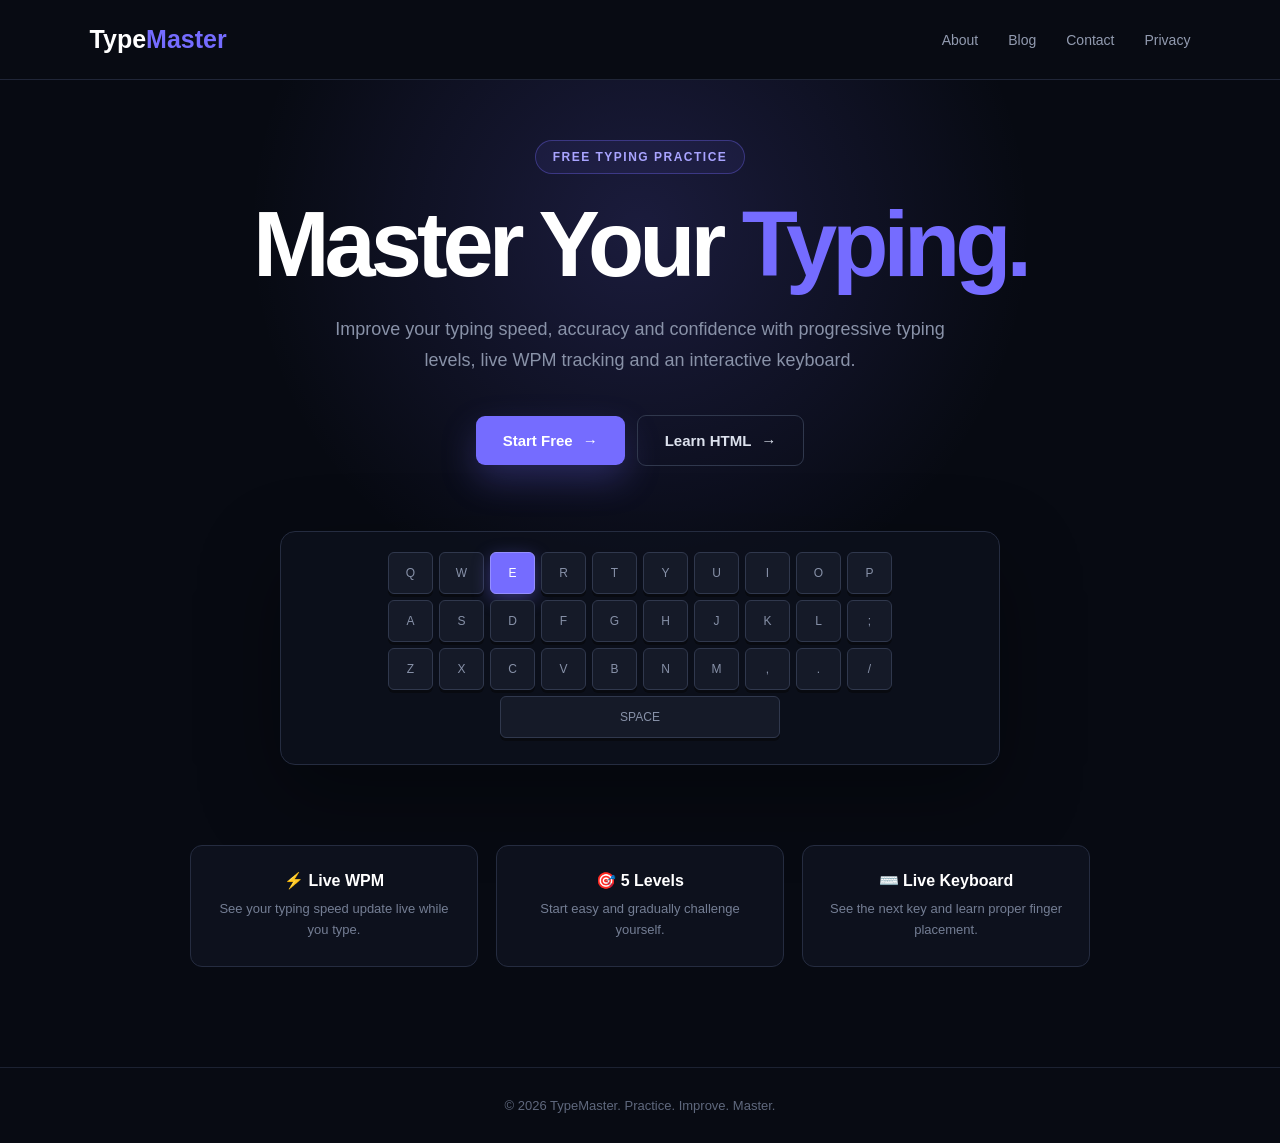
<file: welcome.html>
<!DOCTYPE html>
<html lang="en">

<head>

    <meta charset="UTF-8">

    <meta name="viewport"
          content="width=device-width, initial-scale=1.0">

    <title>TypeMaster - Master Your Typing</title>

    <link rel="stylesheet" href="style.css">

    <style>

        * {
            box-sizing: border-box;
            margin: 0;
            padding: 0;
        }

        body {
            min-height: 100vh;
            background:
                radial-gradient(
                    circle at 50% 20%,
                    rgba(117,108,255,.18),
                    transparent 35%
                ),
                #070a12;
            color: white;
            font-family: Arial, Helvetica, sans-serif;
        }

        /* NAVBAR */

        .welcome-nav {
            width: 100%;
            padding: 25px 7%;
            display: flex;
            justify-content: space-between;
            align-items: center;
        }

        .welcome-logo {
            font-size: 25px;
            font-weight: 800;
            color: white;
            text-decoration: none;
        }

        .welcome-logo span {
            color: #756cff;
        }

        .welcome-nav-links {
            display: flex;
            gap: 30px;
        }

        .welcome-nav-links a {
            color: #929bb0;
            text-decoration: none;
            font-size: 14px;
            transition: .2s;
        }

        .welcome-nav-links a:hover {
            color: white;
        }

        /* HERO */

        .welcome-hero {
            min-height: calc(100vh - 85px);
            display: flex;
            justify-content: center;
            align-items: center;
            text-align: center;
            padding: 60px 20px 100px;
        }

        .hero-content {
            max-width: 900px;
        }

        .hero-badge {
            display: inline-block;
            padding: 9px 17px;
            border: 1px solid rgba(117,108,255,.35);
            background: rgba(117,108,255,.08);
            color: #a9a4ff;
            border-radius: 100px;
            font-size: 12px;
            font-weight: 700;
            letter-spacing: 1.5px;
            margin-bottom: 25px;
        }

        .hero-content h1 {
            font-size: clamp(48px, 8vw, 92px);
            line-height: .98;
            letter-spacing: -5px;
            margin-bottom: 25px;
        }

        .hero-content h1 span {
            color: #756cff;
        }

        .hero-content p {
            max-width: 650px;
            margin: auto;
            color: #8992a8;
            font-size: 18px;
            line-height: 1.7;
        }

        /* BUTTONS */

        .hero-buttons {
            display: flex;
            justify-content: center;
            align-items: center;
            gap: 12px;
            margin-top: 40px;
        }

        .start-free,
        .learn-free {
            display: inline-flex;
            align-items: center;
            justify-content: center;
            gap: 10px;
            padding: 16px 27px;
            border-radius: 9px;
            text-decoration: none;
            font-weight: 700;
            font-size: 15px;
            transition: .2s;
        }

        .start-free {
            background: #756cff;
            color: white;
            box-shadow:
                0 15px 35px rgba(117,108,255,.25);
        }

        .start-free:hover {
            transform: translateY(-3px);
            box-shadow:
                0 20px 45px rgba(117,108,255,.4);
        }

        .learn-free {
            background: transparent;
            border: 1px solid #30384d;
            color: #dce1ed;
        }

        .learn-free:hover {
            transform: translateY(-3px);
            border-color: #756cff;
            color: white;
        }

        /* KEYBOARD */

        .keyboard-preview {
            max-width: 720px;
            margin: 65px auto 0;
            padding: 20px;
            border: 1px solid #252c40;
            border-radius: 15px;
            background: rgba(13,17,29,.75);
            box-shadow:
                0 30px 80px rgba(0,0,0,.35);
        }

        .preview-row {
            display: flex;
            justify-content: center;
            gap: 6px;
            margin-bottom: 6px;
        }

        .preview-key {
            width: 45px;
            height: 42px;
            display: flex;
            justify-content: center;
            align-items: center;
            background: #151a28;
            border: 1px solid #30384d;
            border-radius: 6px;
            color: #8791a8;
            font-size: 12px;
            box-shadow: 0 3px 0 #080a10;
        }

        .preview-key.active {
            color: white;
            background: #756cff;
            border-color: #958fff;
            box-shadow:
                0 5px 18px rgba(117,108,255,.4);
        }

        .preview-space {
            width: 280px;
        }

        /* FEATURES */

        .welcome-features {
            display: grid;
            grid-template-columns: repeat(3, 1fr);
            max-width: 900px;
            margin: 80px auto 0;
            gap: 18px;
        }

        .welcome-feature {
            padding: 25px;
            background: #0d111d;
            border: 1px solid #252c40;
            border-radius: 12px;
        }

        .welcome-feature h3 {
            font-size: 16px;
            margin-bottom: 9px;
        }

        .welcome-feature p {
            color: #747e94;
            font-size: 13px;
            line-height: 1.6;
        }

        /* FOOTER */

        .welcome-footer {
            padding: 30px;
            text-align: center;
            border-top: 1px solid #1c2232;
            color: #5f687d;
            font-size: 13px;
        }

        /* MOBILE */

        @media (max-width: 700px) {

            .welcome-nav-links {
                display: none;
            }

            .hero-content h1 {
                letter-spacing: -3px;
            }

            .hero-buttons {
                flex-direction: column;
            }

            .start-free,
            .learn-free {
                width: 220px;
            }

            .welcome-features {
                grid-template-columns: 1fr;
            }

            .keyboard-preview {
                overflow-x: auto;
            }

            .preview-row {
                width: 600px;
                margin-left: auto;
                margin-right: auto;
            }

        }

    </style>

</head>


<body>


<!-- NAVIGATION -->

<header class="welcome-nav">

    <a href="welcome.html"
       class="welcome-logo">

        Type<span>Master</span>

    </a>


    <div class="welcome-nav-links">

        <a href="about.html">
            About
        </a>

        <a href="blog.html">
            Blog
        </a>

        <a href="contact.html">
            Contact
        </a>

        <a href="privacy.html">
            Privacy
        </a>

    </div>

</header>



<!-- HERO -->

<section class="welcome-hero">

    <div class="hero-content">


        <div class="hero-badge">

            FREE TYPING PRACTICE

        </div>


        <h1>

            Master Your
            <span>Typing.</span>

        </h1>


        <p>

            Improve your typing speed, accuracy and
            confidence with progressive typing levels,
            live WPM tracking and an interactive keyboard.

        </p>


        <!-- BOTH BUTTONS -->

        <div class="hero-buttons">


            <a href="index.html"
               class="start-free">

                Start Free

                <span>→</span>

            </a>


            <a href="html-learn.html"
               class="learn-free">

                Learn HTML

                <span>→</span>

            </a>


        </div>



        <!-- KEYBOARD PREVIEW -->

        <div class="keyboard-preview">


            <div class="preview-row">

                <div class="preview-key">Q</div>
                <div class="preview-key">W</div>

                <div class="preview-key active">
                    E
                </div>

                <div class="preview-key">R</div>
                <div class="preview-key">T</div>
                <div class="preview-key">Y</div>
                <div class="preview-key">U</div>
                <div class="preview-key">I</div>
                <div class="preview-key">O</div>
                <div class="preview-key">P</div>

            </div>


            <div class="preview-row">

                <div class="preview-key">A</div>
                <div class="preview-key">S</div>
                <div class="preview-key">D</div>
                <div class="preview-key">F</div>
                <div class="preview-key">G</div>
                <div class="preview-key">H</div>
                <div class="preview-key">J</div>
                <div class="preview-key">K</div>
                <div class="preview-key">L</div>
                <div class="preview-key">;</div>

            </div>


            <div class="preview-row">

                <div class="preview-key">Z</div>
                <div class="preview-key">X</div>
                <div class="preview-key">C</div>
                <div class="preview-key">V</div>
                <div class="preview-key">B</div>
                <div class="preview-key">N</div>
                <div class="preview-key">M</div>
                <div class="preview-key">,</div>
                <div class="preview-key">.</div>
                <div class="preview-key">/</div>

            </div>


            <div class="preview-row">

                <div class="preview-key preview-space">
                    SPACE
                </div>

            </div>

        </div>



        <!-- FEATURES -->

        <div class="welcome-features">


            <div class="welcome-feature">

                <h3>
                    ⚡ Live WPM
                </h3>

                <p>
                    See your typing speed update
                    live while you type.
                </p>

            </div>


            <div class="welcome-feature">

                <h3>
                    🎯 5 Levels
                </h3>

                <p>
                    Start easy and gradually
                    challenge yourself.
                </p>

            </div>


            <div class="welcome-feature">

                <h3>
                    ⌨️ Live Keyboard
                </h3>

                <p>
                    See the next key and learn
                    proper finger placement.
                </p>

            </div>


        </div>

    </div>

</section>



<!-- FOOTER -->

<footer class="welcome-footer">

    © 2026 TypeMaster.
    Practice. Improve. Master.

</footer>


</body>

</html>
</file>
<file: style.css>
*{margin:0;padding:0;box-sizing:border-box}
body{font-family:Arial,sans-serif;background:#070a11;color:#fff;min-height:100vh}
a{text-decoration:none;color:inherit}
button,textarea{font:inherit}
header{border-bottom:1px solid #202638;background:#080b13}
.nav{max-width:1200px;margin:auto;padding:20px;display:flex;align-items:center;justify-content:space-between;gap:25px}
.logo{font-size:25px;font-weight:800}.logo span,h3 span{color:#756cff}
nav{display:flex;gap:22px;flex-wrap:wrap}nav a{color:#9ba4b8}nav a:hover{color:#756cff}
.typing-section{max-width:1100px;margin:auto;padding:60px 20px}
.section-title{text-align:center;margin-bottom:35px}.section-title>p:first-child{color:#756cff;font-size:13px;font-weight:bold;letter-spacing:2px}
.section-title h1{font-size:42px;line-height:1.1;margin:10px 0}.section-title p:last-child{color:#8d96aa}
.levels{display:grid;grid-template-columns:repeat(5,1fr);gap:12px;margin-bottom:25px}
.level{padding:16px 10px;background:#0d111d;border:1px solid #252c40;border-radius:10px;text-align:center;color:#fff;cursor:pointer}
.level:hover{border-color:#756cff}.level.active{background:#756cff;border-color:#756cff}.level b,.level small{display:block}.level small{margin-top:6px;color:#929bb0;font-size:12px}.level.active small{color:#fff}
.stats{display:grid;grid-template-columns:repeat(5,1fr);gap:12px;margin-bottom:25px}
.stat{background:#0d111d;border:1px solid #252c40;border-radius:10px;padding:18px;text-align:center}.stat strong{display:block;font-size:24px}.stat span{color:#788298;font-size:13px}
.finger-guide{padding:25px;background:#0d111d;border:1px solid #252c40;border-radius:14px;text-align:center;margin-bottom:25px}
.guide-title{font-size:20px;font-weight:700;margin-bottom:18px}.hands{display:grid;grid-template-columns:1fr 1fr;gap:20px}
.hands>div{padding:18px;background:#080b14;border:1px solid #252c40;border-radius:10px}.hands strong{display:block;margin-bottom:10px;color:#756cff}.hands span{display:block;color:#8d96aa;line-height:1.8}
.thumb-guide{margin-top:16px}.guide-message{margin-top:12px;color:#737d93}
.live-keyboard{padding:25px;background:#090c15;border:1px solid #252c40;border-radius:14px;margin-bottom:25px;overflow-x:auto}
.keyboard-row{display:flex;justify-content:center;gap:7px;margin-bottom:7px;min-width:650px}.keyboard-row button{width:55px;height:52px;border:1px solid #30384d;border-radius:7px;background:#151a28;color:#dce1ed;font-weight:700;box-shadow:0 3px 0 #080a10;transition:.12s}
.keyboard-row button.next-key{background:#756cff;color:#fff;border-color:#9b94ff;transform:translateY(-3px);box-shadow:0 5px 15px rgba(117,108,255,.45)}
.keyboard-row button.pressed{transform:translateY(2px);background:#343c55;box-shadow:none}.keyboard-row .space-key{width:360px}
.typing-card{background:#0d111d;border:1px solid #252c40;border-radius:14px;padding:28px;margin-bottom:25px}
.card-heading{display:flex;justify-content:space-between;align-items:center;gap:20px;margin-bottom:18px}.card-heading span{color:#7f899f}
#textDisplay{font-size:20px;line-height:2;color:#7f899f;background:#080b14;border:1px solid #252c40;padding:22px;border-radius:10px;margin-bottom:18px;min-height:150px}
#textDisplay span.correct{color:#57d98b}#textDisplay span.wrong{color:#ff6575;background:rgba(255,70,90,.15)}#textDisplay span.current{color:#fff;background:#756cff;border-radius:3px}
#typingInput{width:100%;min-height:145px;padding:18px;background:#080b14;color:#fff;border:1px solid #30384d;border-radius:10px;outline:none;resize:vertical;font-size:18px;line-height:1.7}
#typingInput:focus{border-color:#756cff}#typingInput:disabled{opacity:.55}
.progress-container{margin:20px 0}.progress-info{display:flex;justify-content:space-between;color:#8d96aa;font-size:13px;margin-bottom:8px}.progress{height:8px;background:#202638;border-radius:20px;overflow:hidden}#progressBar{width:0;height:100%;background:#756cff;transition:width .15s}
.button-row{display:flex;gap:10px}.primary,.secondary{border:0;padding:13px 22px;border-radius:7px;cursor:pointer;font-weight:700}.primary{background:#756cff;color:#fff}.primary:hover{background:#6259e8}.secondary{background:#202638;color:#fff}.secondary:hover{background:#2b344b}
.graph-card canvas{display:block;width:100%;height:280px;background:#080b14;border:1px solid #252c40;border-radius:10px}
.result-modal{display:none;position:fixed;inset:0;z-index:9999;background:rgba(0,0,0,.78);backdrop-filter:blur(7px);align-items:center;justify-content:center;padding:20px}
.result-modal.show{display:flex}
.result-modal-box{position:relative;width:100%;max-width:760px;background:#0d111d;border:1px solid #30384d;border-radius:18px;padding:34px;box-shadow:0 25px 80px rgba(0,0,0,.6);text-align:center;animation:popup .22s ease}
@keyframes popup{from{opacity:0;transform:scale(.94) translateY(12px)}to{opacity:1;transform:scale(1) translateY(0)}}
.result-close{position:absolute;top:14px;right:14px;width:38px;height:38px;border:1px solid #30384d;border-radius:50%;background:#171c2a;cursor:pointer}
.result-close:hover{background:#c94355}.result-icon{font-size:44px;margin-bottom:8px}.result-modal-box h2{font-size:30px}.result-subtitle{color:#8d96aa;margin:8px 0 22px}
.result-stats{display:grid;grid-template-columns:repeat(5,1fr);gap:10px}.result-box{background:#080b14;border:1px solid #252c40;border-radius:10px;padding:17px 8px}.result-box strong{display:block;font-size:23px;color:#756cff;margin-bottom:6px}.result-box span{color:#8d96aa;font-size:11px}
.final-message{color:#aeb6c8;line-height:1.6;margin:20px 0}.modal-actions{display:flex;justify-content:center;gap:10px}
footer{border-top:1px solid #202638;background:#080b13;padding:40px 20px 25px}.footer-content{max-width:1100px;margin:auto;display:flex;justify-content:space-between;gap:30px}.footer-content h3{font-size:23px;margin-bottom:10px}.footer-content p{color:#788298}.footer-links{display:flex;gap:18px;flex-wrap:wrap}.footer-links a{color:#8d96aa}.footer-links a:hover{color:#756cff}.copyright{text-align:center;color:#596277;margin-top:30px;font-size:13px}
@media(max-width:800px){.nav{flex-direction:column}.levels,.stats{grid-template-columns:repeat(2,1fr)}.hands{grid-template-columns:1fr}.result-stats{grid-template-columns:repeat(2,1fr)}.result-modal-box{padding:28px 18px}.section-title h1{font-size:34px}.footer-content{flex-direction:column}}

/* =========================
   AUTH PAGES
========================= */
.auth-page{min-height:calc(100vh - 80px);display:flex;align-items:center;justify-content:center;padding:60px 20px;background:radial-gradient(circle at 50% 20%,rgba(117,108,255,.12),transparent 35%)}
.auth-card{width:100%;max-width:480px;background:#0d111d;border:1px solid #252c40;border-radius:18px;padding:36px;box-shadow:0 25px 70px rgba(0,0,0,.35)}
.auth-badge{display:inline-block;color:#a9a4ff;background:rgba(117,108,255,.1);border:1px solid rgba(117,108,255,.3);padding:7px 11px;border-radius:100px;font-size:11px;font-weight:700;letter-spacing:1.2px;margin-bottom:16px}.auth-card h1{font-size:32px;margin-bottom:9px}.auth-card>p{color:#8d96aa;line-height:1.6;margin-bottom:25px}
.auth-card form{display:grid;gap:16px}.auth-card label{display:grid;gap:8px;color:#cfd5e2;font-size:13px;font-weight:700}.auth-card input{width:100%;padding:13px 14px;border-radius:8px;border:1px solid #30384d;background:#080b14;color:#fff;outline:none}.auth-card input:focus{border-color:#756cff;box-shadow:0 0 0 3px rgba(117,108,255,.1)}.auth-submit{width:100%;text-align:center;margin-top:4px}
.auth-message{margin-top:16px;padding:12px 14px;border-radius:8px;font-size:13px;line-height:1.5}.auth-message.error{background:rgba(255,85,105,.1);border:1px solid rgba(255,85,105,.35);color:#ff9aa7}.auth-message.success{background:rgba(70,210,130,.1);border:1px solid rgba(70,210,130,.3);color:#8ce8b1}.auth-message.info{background:#151a28;color:#aeb6c8}
.auth-switch,.forgot-link{display:block;text-align:center;color:#7f899f;font-size:13px}.auth-switch{margin:20px 0 0!important}.auth-switch a,.forgot-link{color:#9e98ff}.forgot-link{margin-top:18px}.account-email{padding:15px;background:#080b14;border:1px solid #252c40;border-radius:9px;color:#fff;margin-bottom:20px;word-break:break-word}.account-actions{display:grid;gap:10px}.account-actions a{text-decoration:none}.account-card{text-align:center}.account-card .auth-badge{margin-left:auto;margin-right:auto}
@media(max-width:600px){.auth-card{padding:25px 18px}.auth-card h1{font-size:27px}}
</file>
